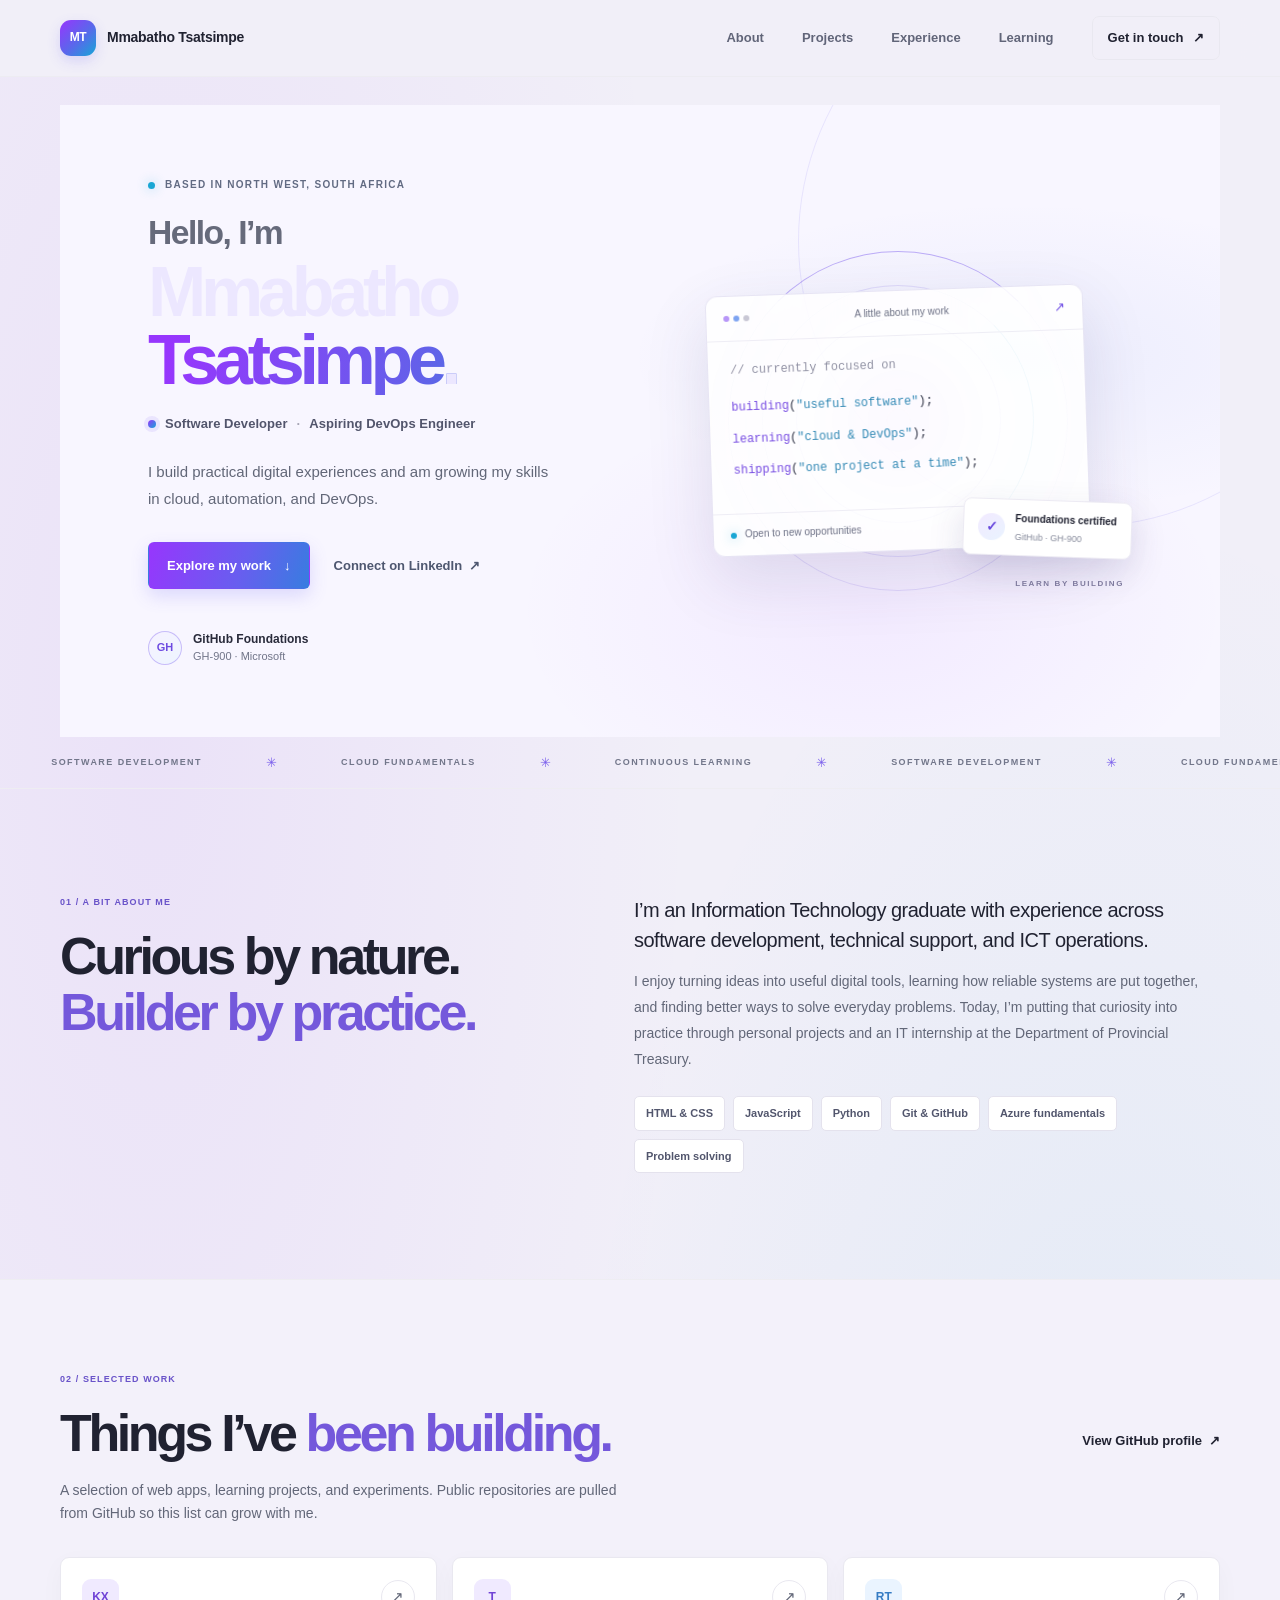
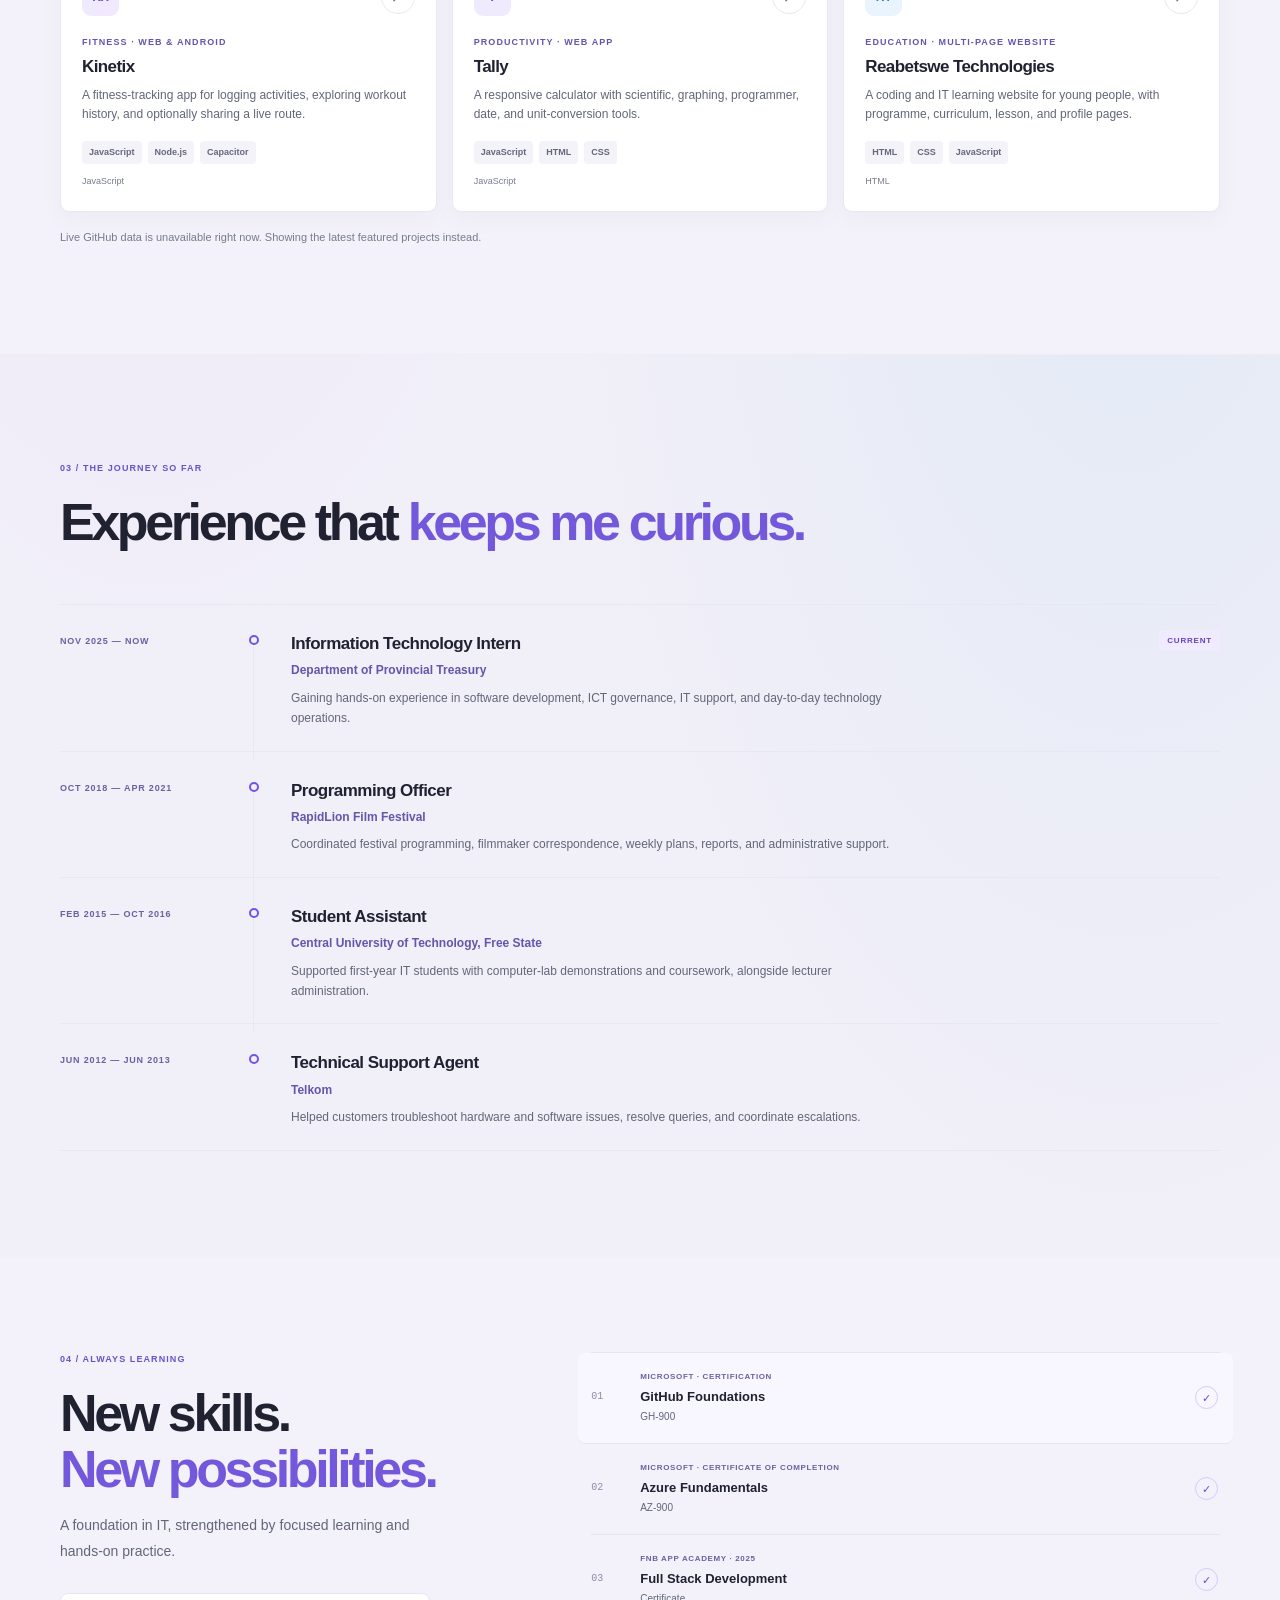
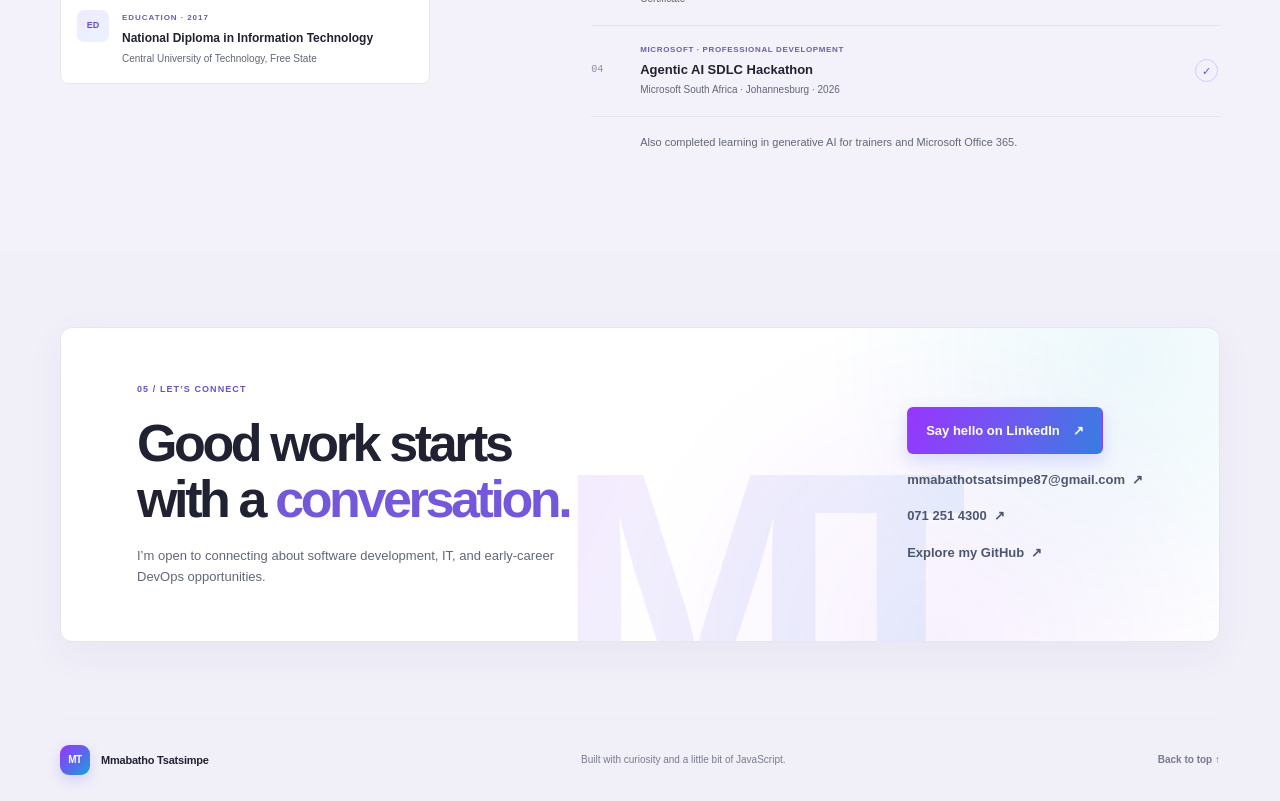
<file: index.html>
<!doctype html>
<html lang="en">
  <head>
    <meta charset="utf-8">
    <meta name="viewport" content="width=device-width, initial-scale=1">
    <meta
      name="description"
      content="The portfolio of Mmabatho Tsatsimpe — software developer, IT graduate, and aspiring DevOps engineer."
    >
    <meta name="theme-color" content="#ffffff">
    <title>Mmabatho Tsatsimpe — Software Developer</title>
    <link rel="icon" href="favicon.svg" type="image/svg+xml">
    <link rel="stylesheet" href="styles.css">
    <script src="script.js" defer></script>
  </head>
  <body>
    <a class="skip-link" href="#main">Skip to content</a>

    <header class="site-header">
      <div class="header-inner page-width">
        <a class="brand" href="#top" aria-label="Mmabatho Tsatsimpe, home">
          <span class="brand-mark">MT</span>
          <span class="brand-name">Mmabatho Tsatsimpe</span>
        </a>

        <button
          class="menu-toggle"
          type="button"
          aria-expanded="false"
          aria-controls="site-navigation"
          aria-label="Open navigation"
        >
          <span></span>
          <span></span>
        </button>

        <nav class="site-navigation" id="site-navigation" aria-label="Main navigation">
          <a href="#about">About</a>
          <a href="#projects">Projects</a>
          <a href="#experience">Experience</a>
          <a href="#learning">Learning</a>
          <a class="nav-contact" href="#contact">Get in touch <span aria-hidden="true">↗</span></a>
        </nav>
      </div>
    </header>

    <main id="main">
      <section class="hero page-width" id="top" aria-labelledby="hero-title">
        <div class="hero-copy">
          <p class="eyebrow">
            <span class="status-dot"></span>
            <span>Based in <strong>North West, South Africa</strong></span>
          </p>
          <h1 id="hero-title">
            <span class="hero-greeting">Hello, I’m</span>
            <span class="hero-name">Mmabatho</span>
            <span class="hero-name hero-name-accent">Tsatsimpe<span aria-hidden="true">.</span></span>
          </h1>
          <p class="hero-role">
            <span class="role-indicator" aria-hidden="true"></span>
            <span>Software Developer</span>
            <span class="role-divider" aria-hidden="true">·</span>
            <span>Aspiring DevOps Engineer</span>
          </p>
          <p class="hero-summary">
            I build practical digital experiences and am growing my skills in
            cloud, automation, and DevOps.
          </p>
          <div class="hero-actions">
            <a class="button button-light" href="#projects">Explore my work <span aria-hidden="true">↓</span></a>
            <a class="text-link text-link-light" href="https://www.linkedin.com/in/mmabatho-tsatsimpe-b8812781" target="_blank" rel="noreferrer">
              Connect on LinkedIn <span aria-hidden="true">↗</span>
            </a>
          </div>
          <div class="hero-footnote">
            <span class="cert-mark" aria-hidden="true">GH</span>
            <span><strong>GitHub Foundations</strong><br>GH-900 · Microsoft</span>
          </div>
        </div>

        <div class="hero-art" aria-label="GitHub profile and certification snapshot">
          <div class="orbit orbit-one"></div>
          <div class="orbit orbit-two"></div>
          <div class="orbit orbit-three"></div>
          <div class="hero-card">
            <div class="hero-card-top">
              <span class="window-dots" aria-hidden="true"><i></i><i></i><i></i></span>
              <span class="card-label">A little about my work</span>
              <span class="card-mark" aria-hidden="true">↗</span>
            </div>
            <div class="terminal-content">
              <p class="terminal-comment">// currently focused on</p>
              <p><span class="terminal-key">building</span>(<span class="terminal-value">"useful software"</span>);</p>
              <p><span class="terminal-key">learning</span>(<span class="terminal-value">"cloud &amp; DevOps"</span>);</p>
              <p><span class="terminal-key">shipping</span>(<span class="terminal-value">"one project at a time"</span>);</p>
            </div>
            <div class="card-footer">
              <span><span class="status-dot"></span>Open to new opportunities</span>
              <span class="card-footer-icon" aria-hidden="true">⌘</span>
            </div>
          </div>
          <div class="floating-badge">
            <span class="badge-icon" aria-hidden="true">✓</span>
            <span><strong>Foundations certified</strong><small>GitHub · GH-900</small></span>
          </div>
          <span class="art-caption">LEARN BY BUILDING</span>
        </div>
      </section>

      <div class="ticker" aria-label="Areas of interest">
        <div class="ticker-track">
          <span>SOFTWARE DEVELOPMENT</span><i>✳</i>
          <span>CLOUD FUNDAMENTALS</span><i>✳</i>
          <span>CONTINUOUS LEARNING</span><i>✳</i>
          <span>SOFTWARE DEVELOPMENT</span><i>✳</i>
          <span>CLOUD FUNDAMENTALS</span><i>✳</i>
          <span>CONTINUOUS LEARNING</span><i>✳</i>
        </div>
      </div>

      <section class="section page-width about-section" id="about" aria-labelledby="about-title">
        <div class="section-heading">
          <p class="section-index">01 / A bit about me</p>
          <h2 id="about-title">Curious by nature.<br><span>Builder by practice.</span></h2>
        </div>
        <div class="about-content">
          <p class="about-lead">
            I’m an Information Technology graduate with experience across
            software development, technical support, and ICT operations.
          </p>
          <p class="body-copy">
            I enjoy turning ideas into useful digital tools, learning how
            reliable systems are put together, and finding better ways to solve
            everyday problems. Today, I’m putting that curiosity into practice
            through personal projects and an IT internship at the Department of
            Provincial Treasury.
          </p>
          <div class="skill-list" aria-label="Technologies and strengths">
            <span>HTML &amp; CSS</span>
            <span>JavaScript</span>
            <span>Python</span>
            <span>Git &amp; GitHub</span>
            <span>Azure fundamentals</span>
            <span>Problem solving</span>
          </div>
        </div>
      </section>

      <section class="projects-section" id="projects" aria-labelledby="projects-title">
        <div class="page-width section">
          <div class="projects-heading">
            <div class="section-heading">
              <p class="section-index">02 / Selected work</p>
              <h2 id="projects-title">Things I’ve <span>been building.</span></h2>
            </div>
            <a class="text-link" href="https://github.com/MmabathoT" target="_blank" rel="noreferrer">
              View GitHub profile <span aria-hidden="true">↗</span>
            </a>
          </div>
          <p class="projects-intro">
            A selection of web apps, learning projects, and experiments. Public
            repositories are pulled from GitHub so this list can grow with me.
          </p>
          <div class="project-grid" id="project-grid" aria-live="polite" aria-busy="true"></div>
          <p class="project-status" id="project-status" role="status">Loading public projects from GitHub…</p>
        </div>
      </section>

      <section class="section page-width journey-section" id="experience" aria-labelledby="experience-title">
        <div class="section-heading">
          <p class="section-index">03 / The journey so far</p>
          <h2 id="experience-title">Experience that <span>keeps me curious.</span></h2>
        </div>

        <div class="timeline">
          <article class="timeline-item">
            <div class="timeline-date">NOV 2025 — NOW</div>
            <div class="timeline-marker" aria-hidden="true"></div>
            <div class="timeline-copy">
              <h3>Information Technology Intern</h3>
              <p class="timeline-place">Department of Provincial Treasury</p>
              <p>Gaining hands-on experience in software development, ICT governance, IT support, and day-to-day technology operations.</p>
            </div>
            <span class="timeline-current">CURRENT</span>
          </article>
          <article class="timeline-item">
            <div class="timeline-date">OCT 2018 — APR 2021</div>
            <div class="timeline-marker" aria-hidden="true"></div>
            <div class="timeline-copy">
              <h3>Programming Officer</h3>
              <p class="timeline-place">RapidLion Film Festival</p>
              <p>Coordinated festival programming, filmmaker correspondence, weekly plans, reports, and administrative support.</p>
            </div>
          </article>
          <article class="timeline-item">
            <div class="timeline-date">FEB 2015 — OCT 2016</div>
            <div class="timeline-marker" aria-hidden="true"></div>
            <div class="timeline-copy">
              <h3>Student Assistant</h3>
              <p class="timeline-place">Central University of Technology, Free State</p>
              <p>Supported first-year IT students with computer-lab demonstrations and coursework, alongside lecturer administration.</p>
            </div>
          </article>
          <article class="timeline-item">
            <div class="timeline-date">JUN 2012 — JUN 2013</div>
            <div class="timeline-marker" aria-hidden="true"></div>
            <div class="timeline-copy">
              <h3>Technical Support Agent</h3>
              <p class="timeline-place">Telkom</p>
              <p>Helped customers troubleshoot hardware and software issues, resolve queries, and coordinate escalations.</p>
            </div>
          </article>
        </div>
      </section>

      <section class="learning-section" id="learning" aria-labelledby="learning-title">
        <div class="page-width section">
          <div class="learning-layout">
            <div class="section-heading">
              <p class="section-index">04 / Always learning</p>
              <h2 id="learning-title">New skills.<br><span>New possibilities.</span></h2>
              <p class="body-copy learning-intro">
                A foundation in IT, strengthened by focused learning and
                hands-on practice.
              </p>
              <div class="education-card">
                <span class="education-symbol" aria-hidden="true">ED</span>
                <div>
                  <p class="education-label">EDUCATION · 2017</p>
                  <h3>National Diploma in Information Technology</h3>
                  <p>Central University of Technology, Free State</p>
                </div>
              </div>
            </div>

            <div class="learning-list">
              <article class="learning-item featured-learning">
                <span class="learning-number">01</span>
                <div>
                  <p class="learning-category">MICROSOFT · CERTIFICATION</p>
                  <h3>GitHub Foundations</h3>
                  <p>GH-900</p>
                </div>
                <span class="learning-check" aria-label="Completed">✓</span>
              </article>
              <article class="learning-item">
                <span class="learning-number">02</span>
                <div>
                  <p class="learning-category">MICROSOFT · CERTIFICATE OF COMPLETION</p>
                  <h3>Azure Fundamentals</h3>
                  <p>AZ-900</p>
                </div>
                <span class="learning-check" aria-label="Completed">✓</span>
              </article>
              <article class="learning-item">
                <span class="learning-number">03</span>
                <div>
                  <p class="learning-category">FNB APP ACADEMY · 2025</p>
                  <h3>Full Stack Development</h3>
                  <p>Certificate</p>
                </div>
                <span class="learning-check" aria-label="Completed">✓</span>
              </article>
              <article class="learning-item">
                <span class="learning-number">04</span>
                <div>
                  <p class="learning-category">MICROSOFT · PROFESSIONAL DEVELOPMENT</p>
                  <h3>Agentic AI SDLC Hackathon</h3>
                  <p>Microsoft South Africa · Johannesburg · 2026</p>
                </div>
                <span class="learning-check" aria-label="Completed">✓</span>
              </article>
              <p class="additional-learning">
                Also completed learning in generative AI for trainers and
                Microsoft Office 365.
              </p>
            </div>
          </div>
        </div>
      </section>

      <section class="contact-section page-width" id="contact" aria-labelledby="contact-title">
        <div class="contact-card">
          <div>
            <p class="section-index">05 / Let’s connect</p>
            <h2 id="contact-title">Good work starts<br>with a <span>conversation.</span></h2>
            <p>I’m open to connecting about software development, IT, and early-career DevOps opportunities.</p>
          </div>
          <div class="contact-actions">
            <a class="button button-dark" href="https://www.linkedin.com/in/mmabatho-tsatsimpe-b8812781" target="_blank" rel="noreferrer">
              Say hello on LinkedIn <span aria-hidden="true">↗</span>
            </a>
            <a class="text-link" href="mailto:mmabathotsatsimpe87@gmail.com">
              mmabathotsatsimpe87@gmail.com <span aria-hidden="true">↗</span>
            </a>
            <a class="text-link" href="tel:+27712514300">
              071 251 4300 <span aria-hidden="true">↗</span>
            </a>
            <a class="text-link" href="https://github.com/MmabathoT" target="_blank" rel="noreferrer">
              Explore my GitHub <span aria-hidden="true">↗</span>
            </a>
          </div>
          <span class="contact-decoration" aria-hidden="true">MT</span>
        </div>
      </section>
    </main>

    <footer class="site-footer page-width">
      <a class="brand footer-brand" href="#top">
        <span class="brand-mark">MT</span>
        <span class="brand-name">Mmabatho Tsatsimpe</span>
      </a>
      <p>Built with curiosity and a little bit of JavaScript.</p>
      <a class="back-to-top" href="#top">Back to top ↑</a>
    </footer>
  </body>
</html>
</file>
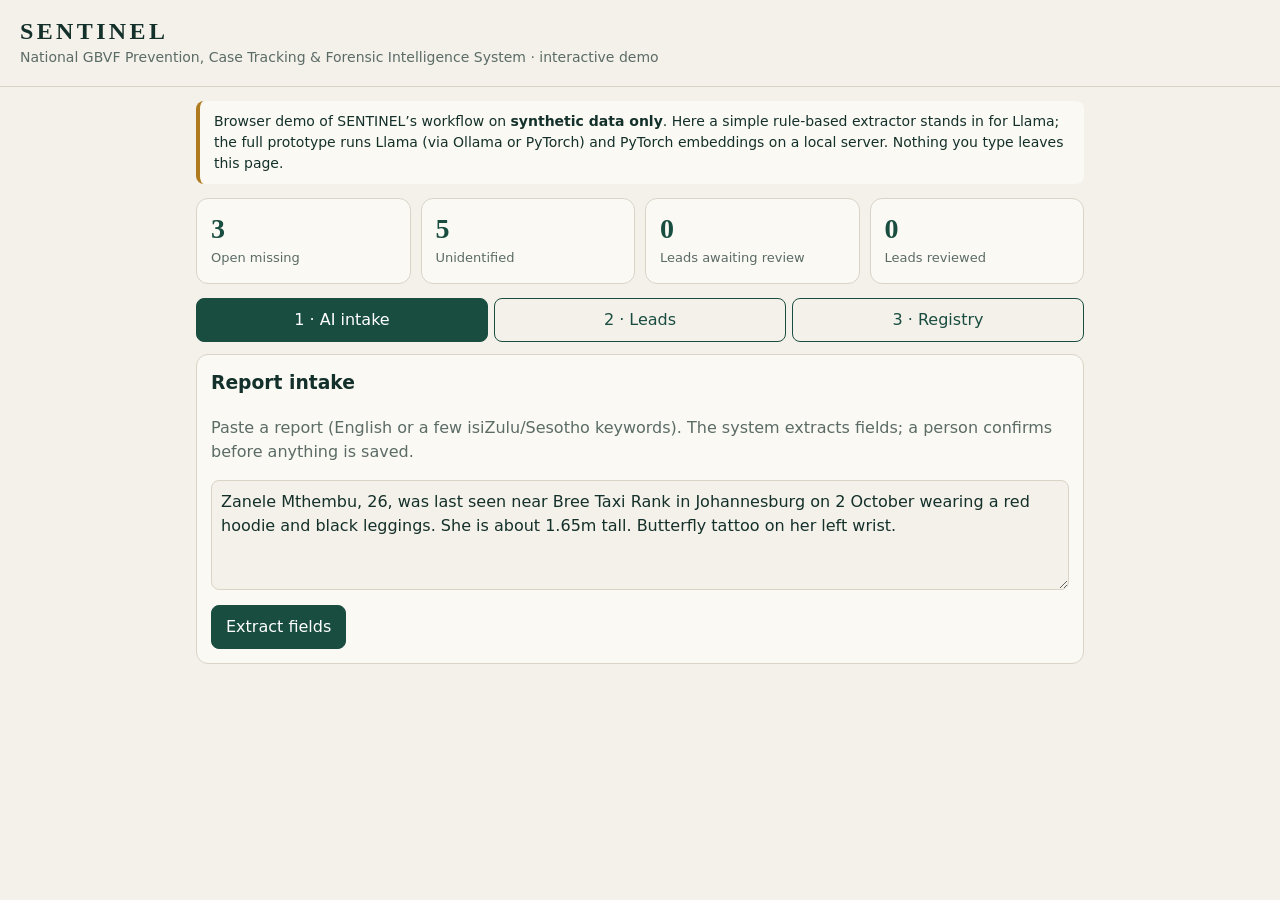
<file: sentinel-demo.html>
<!doctype html>
<html lang="en"><head><meta charset="utf-8">
<meta name="viewport" content="width=device-width, initial-scale=1, viewport-fit=cover">
<title>SENTINEL – Interactive Demo</title>
<style>
:root{--bg:#f4f1ea;--card:#fbf9f4;--ink:#14302a;--mut:#5b6b66;--brand:#194d40;--acc:#b07a1f;--bad:#b3261e;--line:#d9d4c7;--on:#fff;box-sizing:border-box;padding-top:env(safe-area-inset-top,0px);padding-bottom:env(safe-area-inset-bottom,0px)}
@media(prefers-color-scheme:dark){:root:not([data-theme="light"]){--bg:#101a17;--card:#1a2823;--ink:#e9efec;--mut:#9fb0aa;--brand:#5fb59d;--acc:#e0b05a;--bad:#ff8a80;--line:#2c3b36;--on:#0b1512}}
:root[data-theme="dark"]{--bg:#101a17;--card:#1a2823;--ink:#e9efec;--mut:#9fb0aa;--brand:#5fb59d;--acc:#e0b05a;--bad:#ff8a80;--line:#2c3b36;--on:#0b1512}
*{box-sizing:border-box}html{scroll-padding-top:env(safe-area-inset-top,0px)}
body{margin:0;background:var(--bg);color:var(--ink);font:16px/1.5 system-ui,-apple-system,Segoe UI,Arial,sans-serif}
header{padding:18px 20px;border-bottom:1px solid var(--line)}header h1{margin:0;font:700 24px Georgia,serif;letter-spacing:.14em}header p{margin:2px 0 0;color:var(--mut);font-size:14px}
main{max-width:920px;margin:auto;padding:0 16px 48px}
.note{border-left:4px solid var(--acc);background:var(--card);padding:10px 14px;border-radius:8px;margin:14px 0;font-size:14px}
.kpis{display:grid;grid-template-columns:repeat(auto-fit,minmax(130px,1fr));gap:10px;margin:14px 0}
.kpi,.card{background:var(--card);border:1px solid var(--line);border-radius:12px;padding:14px}
.kpi b{display:block;font:700 28px Georgia,serif;color:var(--brand)}.kpi span{color:var(--mut);font-size:13px}
nav{display:flex;gap:6px;margin:12px 0}nav button{flex:1}
button{font:inherit;padding:9px 14px;border-radius:8px;border:1px solid var(--brand);background:var(--brand);color:var(--on);cursor:pointer}
button.sec{background:transparent;color:var(--brand)}button.bad{background:var(--bad);border-color:var(--bad);color:#fff}
nav button:not(.on){background:transparent;color:var(--brand)}
textarea,input{width:100%;font:inherit;padding:9px;border-radius:8px;border:1px solid var(--line);background:var(--bg);color:var(--ink)}textarea{min-height:110px}
table{width:100%;border-collapse:collapse;font-size:14px}td,th{padding:6px 4px;border-bottom:1px solid var(--line);text-align:left;vertical-align:top}
.scroll{overflow-x:auto}.pill{display:inline-block;padding:1px 10px;border-radius:99px;font-size:12px;background:var(--line)}.pill.hi{background:var(--acc);color:#fff}
.row{display:flex;gap:8px;flex-wrap:wrap;align-items:center;margin-top:8px}.mut{color:var(--mut)}ul{margin:6px 0;padding-left:20px}
[hidden]{display:none}
</style></head><body>
<header><h1>SENTINEL</h1><p>National GBVF Prevention, Case Tracking &amp; Forensic Intelligence System · interactive demo</p></header>
<main>
<div class="note">Browser demo of SENTINEL’s workflow on <b>synthetic data only</b>. Here a simple rule-based extractor stands in for Llama; the full prototype runs Llama (via Ollama or PyTorch) and PyTorch embeddings on a local server. Nothing you type leaves this page.</div>
<div class="kpis" id="kpis"></div>
<nav><button id="t1" class="on">1 · AI intake</button><button id="t2">2 · Leads</button><button id="t3">3 · Registry</button></nav>

<section id="p1" class="card">
<h3 style="margin-top:0">Report intake</h3>
<p class="mut">Paste a report (English or a few isiZulu/Sesotho keywords). The system extracts fields; a person confirms before anything is saved.</p>
<textarea id="txt">Zanele Mthembu, 26, was last seen near Bree Taxi Rank in Johannesburg on 2 October wearing a red hoodie and black leggings. She is about 1.65m tall. Butterfly tattoo on her left wrist.</textarea>
<div class="row"><button id="ext">Extract fields</button></div>
<div id="out" class="scroll"></div>
</section>

<section id="p2" hidden>
<div class="note"><b>Leads are not identifications.</b> They are ranked suggestions for trained staff to verify. Every review needs a written basis (10+ characters).</div>
<div class="row"><button id="run">Run matching</button><span class="mut" id="runmsg"></span></div>
<div id="leads"></div>
</section>

<section id="p3" class="card" hidden><h3 style="margin-top:0">Registry (synthetic)</h3><div class="scroll" id="reg"></div></section>
</main>
<script>
const $=s=>document.querySelector(s);
const esc=s=>String(s==null?'':s).replace(/[&<>"]/g,c=>({'&':'&amp;','<':'&lt;','>':'&gt;','"':'&quot;'}[c]));
let missing=[
{ref:'MP-0001',name:'Nomvula Dlamini',age:24,sex:'female',h:165,town:'Johannesburg',prov:'Gauteng',ago:20,desc:'red hoodie, black leggings, white sneakers, butterfly tattoo on left wrist, small scar above right eyebrow'},
{ref:'MP-0002',name:'Palesa Mokoena',age:17,sex:'female',h:158,town:'Mahikeng',prov:'North West',ago:31,desc:'school blazer, grey skirt, gap between front teeth, pierced nose'},
{ref:'MP-0003',name:'Sizwe Khumalo',age:41,sex:'male',h:180,town:'Durban',prov:'KwaZulu-Natal',ago:45,desc:'blue overalls, work boots, scar on left forearm'}];
const unid=[
{ref:'UP-0001',sex:'female',lo:22,hi:28,h:167,town:'Johannesburg',prov:'Gauteng',ago:9,desc:'red hooded top, black leggings, butterfly tattoo on left wrist'},
{ref:'UP-0002',sex:'female',lo:15,hi:20,h:160,town:'Rustenburg',prov:'North West',ago:14,desc:'grey skirt, navy blazer, nose piercing'},
{ref:'UP-0003',sex:'male',lo:38,hi:48,h:178,town:'Pietermaritzburg',prov:'KwaZulu-Natal',ago:30,desc:'blue work overalls, long scar on left forearm'},
{ref:'UP-0004',sex:'female',lo:45,hi:60,h:160,town:'Cape Town',prov:'Western Cape',ago:5,desc:'floral dress, gold tooth'},
{ref:'UP-0005',sex:'male',lo:20,hi:30,h:175,town:'Polokwane',prov:'Limpopo',ago:12,desc:'yellow rain jacket'}];
let leads=[];
const TOWNS={johannesburg:'Gauteng',soweto:'Gauteng',pretoria:'Gauteng',durban:'KwaZulu-Natal',pietermaritzburg:'KwaZulu-Natal','cape town':'Western Cape',mahikeng:'North West',rustenburg:'North West',polokwane:'Limpopo',bloemfontein:'Free State',mbombela:'Mpumalanga',gqeberha:'Eastern Cape'};
function render(){
 const pend=leads.filter(l=>l.status==='pending').length,done=leads.length-pend;
 $('#kpis').innerHTML=[['Open missing',missing.length],['Unidentified',unid.length],['Leads awaiting review',pend],['Leads reviewed',done]].map(([k,v])=>`<div class="kpi"><b>${v}</b><span>${k}</span></div>`).join('');
 $('#reg').innerHTML='<table><tr><th>Ref</th><th>Person</th><th>Age</th><th>Place</th><th>Description</th></tr>'+missing.map(m=>`<tr><td>${m.ref}</td><td>${esc(m.name)}</td><td>${m.age??'–'}</td><td>${esc(m.town||'')}</td><td>${esc(m.desc||'')}</td></tr>`).join('')+unid.map(u=>`<tr><td>${u.ref}</td><td class="mut">unidentified</td><td>${u.lo}-${u.hi}</td><td>${esc(u.town)}</td><td>${esc(u.desc)}</td></tr>`).join('')+'</table>';
 $('#leads').innerHTML=leads.map((l,i)=>`<div class="card" style="margin:10px 0"><div class="row" style="margin:0"><b>${l.m.ref} ↔ ${l.u.ref}</b><span class="pill hi">score ${l.score.toFixed(2)}</span><span class="pill">${l.status.replace('_',' ')}</span></div><ul>${l.reasons.map(r=>`<li>${esc(r)}</li>`).join('')}</ul>${l.status==='pending'?`<div class="row"><input id="b${i}" placeholder="Verification basis (required)" style="flex:1;min-width:200px"><button onclick="rev(${i},'follow_up_approved')">Approve follow-up</button><button class="bad" onclick="rev(${i},'rejected')">Reject</button></div>`:`<p class="mut">${esc(l.basis)}</p>`}</div>`).join('')||'<p class="mut">No leads yet. Press “Run matching”.</p>';
}
function grams(s){const m={};s=' '+s.toLowerCase()+' ';for(let i=0;i<s.length-2;i++){const g=s.slice(i,i+3);m[g]=(m[g]||0)+1}return m}
function cos(a,b){let d=0,x=0,y=0;for(const k in a){x+=a[k]*a[k];if(b[k])d+=a[k]*b[k]}for(const k in b)y+=b[k]*b[k];return x&&y?d/Math.sqrt(x*y):0}
function score(m,u){const p={},W={age:.2,h:.15,text:.35,loc:.2,sex:.1},r=[];
 if(m.sex&&u.sex){if(m.sex!==u.sex)return null;p.sex=1;r.push('Recorded sex is consistent')}
 if(m.ago!=null&&u.ago>m.ago)return null; if(m.ago!=null)r.push(`Found ${m.ago-u.ago} days after last seen`);
 if(m.age!=null){const g=m.age>=u.lo&&m.age<=u.hi?0:Math.min(Math.abs(m.age-u.lo),Math.abs(m.age-u.hi));if(g>8)return null;p.age=1-g/8;r.push(`Age ${m.age} vs estimated ${u.lo}-${u.hi}`+(g?` (${g} yrs outside)`:' (within range)'))}
 if(m.h){const d=Math.abs(m.h-u.h);if(d>20)return null;p.h=1-d/20;r.push(`Height ${m.h}cm vs ${u.h}cm`)}
 if(m.prov){if(m.town===u.town){p.loc=1;r.push(`Same town (${u.town})`)}else if(m.prov===u.prov){p.loc=.5;r.push(`Same province (${u.prov})`)}else{p.loc=0;r.push(`Different province (${m.prov} vs ${u.prov})`)}}
 if(m.desc&&u.desc){const t=cos(grams(m.desc),grams(u.desc));p.text=t;if(t>=.2)r.push(`Clothing/marks description overlap ${Math.round(t*100)}%`)}
 const av=Object.keys(p).reduce((s,k)=>s+W[k],0);if(!av)return null;
 const raw=Object.keys(p).reduce((s,k)=>s+p[k]*W[k],0)/av;return{score:raw*(.6+.4*av),reasons:r}}
function run(){const have=new Set(leads.map(l=>l.m.ref+l.u.ref));let n=0;
 missing.forEach(m=>{unid.map(u=>({u,r:score(m,u)})).filter(x=>x.r&&x.r.score>=.5).sort((a,b)=>b.r.score-a.r.score).slice(0,3).forEach(x=>{if(!have.has(m.ref+x.u.ref)){leads.push({m,u:x.u,score:x.r.score,reasons:x.r.reasons,status:'pending',basis:''});n++}})});
 leads.sort((a,b)=>(a.status==='pending'?0:1)-(b.status==='pending'?0:1)||b.score-a.score);$('#runmsg').textContent=`${n} new lead(s) from ${missing.length} missing × ${unid.length} unidentified records`;render()}
function rev(i,d){const b=$('#b'+i).value.trim();if(b.length<10){alert('A documented basis (10+ characters) is required for every review.');return}
 leads[i].status=d;leads[i].basis=`${d==='rejected'?'Rejected':'Follow-up approved'}: ${b} (neither record is marked “identified”)`;render()}
function extract(t){const low=t.toLowerCase(),d={};
 let m=t.match(/^\s*([A-Z][\w’'-]+(?:\s+[A-Z][\w’'-]+){1,2})\s*[,(]/)||t.match(/(?:named|called)\s+([A-Z][\w’'-]+(?:\s+[A-Z][\w’'-]+){0,2})/);d.name=m?m[1]:null;
 m=low.match(/\b(\d{1,3})[\s-]*(?:years|yrs)\b/)||t.match(/^[^,]+,\s*(\d{1,3})\b/);d.age=m?+m[1]:null;
 d.sex=/\b(she|her|woman|girl|female|umfazi|intombazane|mosadi|ngwanana)\b/.test(low)?'female':/\b(he|his|man|boy|male|indoda|umfana|monna|mosimane)\b/.test(low)?'male':'unknown';
 m=low.match(/\b(\d{3})\s?cm\b/);let m2=low.match(/\b(1[.,]\d{1,2})\s?m\b/);d.h=m?+m[1]:m2?Math.round(parseFloat(m2[1].replace(',','.'))*100):null;
 const tw=Object.keys(TOWNS).find(k=>low.includes(k));d.town=tw?tw.replace(/\b\w/g,c=>c.toUpperCase()):null;d.prov=tw?TOWNS[tw]:null;
 m=t.match(/wearing\s+([^.;]+)/i);const cl=m?m[1].trim():'';
 const mk=t.split(/[.;]/).filter(s=>/tattoo|scar|birthmark|piercing|missing tooth/i.test(s)).map(s=>s.trim()).join('; ');
 d.desc=[cl,mk].filter(Boolean).join(', ')||null;d.ago=null;return d}
$('#ext').onclick=()=>{const d=extract($('#txt').value);window.P=d;
 $('#out').innerHTML=`<p class="mut">Review and edit before saving. <span class="pill">demo extractor</span></p><table>${[['name','Name'],['age','Age'],['sex','Sex'],['h','Height (cm)'],['town','Town'],['prov','Province'],['desc','Clothing / marks']].map(([k,l])=>`<tr><td>${l}</td><td><input data-k="${k}" value="${esc(d[k])}"></td></tr>`).join('')}</table><div class="row"><button id="save">Confirm &amp; register missing person</button></div>`;
 $('#save').onclick=()=>{const v={};document.querySelectorAll('#out input').forEach(i=>{const x=i.value.trim();v[i.dataset.k]=x===''?null:(['age','h'].includes(i.dataset.k)?+x:x)});
  v.ref='MP-'+String(missing.length+1).padStart(4,'0');v.ago=null;missing.push(v);
  const due=[['Record formal statement from reporter',1],['Circulate details to neighbouring stations and hospitals',1],['Check unidentified-person records for potential leads',2],['Confirm status of any forensic submissions',3]];
  $('#out').innerHTML=`<div class="note"><b>Registered ${v.ref}</b> and opened a case with default tasks:<ul>${due.map(([t,d])=>`<li>${t} <span class="mut">(due in ${d} day${d>1?'s':''})</span></li>`).join('')}</ul></div>`;render()}};
function tab(n){['1','2','3'].forEach(i=>{$('#p'+i).hidden=i!==n;$('#t'+i).classList.toggle('on',i===n)})}
['1','2','3'].forEach(i=>$('#t'+i).onclick=()=>tab(i));$('#run').onclick=run;render();
</script></body></html>
</file>
<file: styles.css>
:root {
  color-scheme: light;
  --paper: #f5f4f0;
  --paper-deep: #ecebe5;
  --ink: #202c2a;
  --ink-soft: #52615c;
  --muted: #77827b;
  --line: #dcded6;
  --forest: #17342e;
  --forest-light: #20473e;
  --lime: #d4f06c;
  --white: #fff;
  --page-width: 1160px;
  --ease: cubic-bezier(0.2, 0.7, 0.2, 1);
}

* {
  box-sizing: border-box;
}

html {
  scroll-behavior: smooth;
  scroll-padding-top: 100px;
}

body {
  min-width: 320px;
  margin: 0;
  background: var(--paper);
  color: var(--ink);
  font-family: Inter, "Segoe UI", Arial, sans-serif;
  font-size: 15px;
  line-height: 1.65;
  -webkit-font-smoothing: antialiased;
}

body,
button,
a {
  font-family: Inter, "Segoe UI", Arial, sans-serif;
}

a {
  color: inherit;
  text-decoration: none;
}

a:focus-visible,
button:focus-visible {
  outline: 3px solid #a1c755;
  outline-offset: 4px;
}

button {
  color: inherit;
}

::selection {
  background: var(--lime);
  color: var(--forest);
}

.page-width {
  width: min(calc(100% - 64px), var(--page-width));
  margin-inline: auto;
}

.skip-link {
  position: fixed;
  z-index: 20;
  top: 10px;
  left: 10px;
  padding: 10px 14px;
  transform: translateY(-160%);
  background: var(--lime);
  color: var(--forest);
  font-weight: 700;
}

.skip-link:focus {
  transform: translateY(0);
}

.site-header {
  position: sticky;
  z-index: 10;
  top: 0;
  border-bottom: 1px solid rgb(32 44 42 / 7%);
  background: rgb(245 244 240 / 94%);
  backdrop-filter: blur(16px);
}

.header-inner {
  display: flex;
  min-height: 76px;
  align-items: center;
  justify-content: space-between;
}

.brand {
  display: inline-flex;
  align-items: center;
  gap: 11px;
  flex-shrink: 0;
}

.brand-mark {
  display: grid;
  width: 36px;
  aspect-ratio: 1;
  place-items: center;
  border-radius: 11px;
  background: var(--forest);
  color: var(--lime);
  font-size: 12px;
  font-weight: 800;
  letter-spacing: -0.04em;
}

.brand-name {
  font-size: 14px;
  font-weight: 700;
  letter-spacing: -0.02em;
}

.site-navigation {
  display: flex;
  align-items: center;
  gap: clamp(18px, 3vw, 38px);
  color: #58635d;
  font-size: 13px;
  font-weight: 600;
}

.site-navigation a:not(.nav-contact) {
  transition: color 180ms ease;
}

.site-navigation a:not(.nav-contact):hover,
.text-link:hover {
  color: #55814a;
}

.nav-contact {
  padding: 10px 15px;
  border: 1px solid var(--line);
  border-radius: 7px;
  color: var(--ink);
  transition: background 180ms ease, border-color 180ms ease;
}

.nav-contact:hover {
  border-color: var(--ink);
  background: var(--white);
}

.nav-contact span {
  margin-left: 6px;
}

.menu-toggle {
  display: none;
  width: 42px;
  height: 42px;
  align-items: center;
  justify-content: center;
  flex-direction: column;
  gap: 6px;
  border: 1px solid var(--line);
  border-radius: 7px;
  background: transparent;
  cursor: pointer;
}

.menu-toggle span {
  width: 17px;
  height: 1.5px;
  background: var(--ink);
  transition: transform 180ms ease;
}

.menu-toggle[aria-expanded="true"] span:first-child {
  transform: translateY(3.75px) rotate(45deg);
}

.menu-toggle[aria-expanded="true"] span:last-child {
  transform: translateY(-3.75px) rotate(-45deg);
}

.hero {
  position: relative;
  display: grid;
  min-height: 530px;
  align-items: center;
  grid-template-columns: 1.05fr 0.95fr;
  overflow: hidden;
  margin-top: 28px;
  padding: 72px clamp(36px, 7vw, 88px);
  border-radius: 15px;
  background:
    radial-gradient(ellipse at 82% 20%, rgb(91 132 95 / 16%), transparent 34%),
    linear-gradient(118deg, #172c29 0%, #193a32 57%, #20443b 100%);
  color: var(--white);
}

.hero::before {
  position: absolute;
  top: -135px;
  right: -200px;
  width: 570px;
  aspect-ratio: 1;
  border: 1px solid rgb(212 240 108 / 8%);
  border-radius: 50%;
  content: "";
}

.hero-copy {
  position: relative;
  z-index: 2;
  max-width: 545px;
}

.eyebrow,
.section-index,
.learning-category,
.education-label,
.timeline-date {
  text-transform: uppercase;
  letter-spacing: 0.12em;
}

.eyebrow {
  display: flex;
  align-items: center;
  gap: 10px;
  margin: 0 0 22px;
  color: #c4d4c9;
  font-size: 10px;
  font-weight: 700;
  letter-spacing: 0.13em;
}

.status-dot {
  display: inline-block;
  width: 7px;
  height: 7px;
  flex: 0 0 auto;
  border-radius: 50%;
  background: var(--lime);
  box-shadow: 0 0 11px rgb(212 240 108 / 58%);
}

.eyebrow-divider {
  opacity: 0.5;
}

.hero h1 {
  margin: 0;
  font-family: "Aptos Display", "Segoe UI", Arial, sans-serif;
  font-size: clamp(49px, 6vw, 70px);
  font-weight: 650;
  letter-spacing: -0.075em;
  line-height: 0.99;
}

.hero h1 span {
  color: var(--lime);
}

.hero-summary {
  max-width: 415px;
  margin: 24px 0 0;
  color: #c9d3cd;
  font-size: 15px;
  line-height: 1.8;
}

.hero-actions {
  display: flex;
  align-items: center;
  flex-wrap: wrap;
  gap: 24px;
  margin-top: 30px;
}

.button {
  display: inline-flex;
  min-height: 47px;
  align-items: center;
  justify-content: center;
  gap: 13px;
  padding: 0 18px;
  border: 1px solid transparent;
  border-radius: 6px;
  font-size: 13px;
  font-weight: 700;
  transition: transform 180ms ease, background 180ms ease, color 180ms ease;
}

.button:hover {
  transform: translateY(-2px);
}

.button-light {
  background: var(--lime);
  color: var(--forest);
}

.button-light:hover {
  background: #e0f78b;
}

.text-link {
  display: inline-flex;
  align-items: center;
  gap: 7px;
  font-size: 13px;
  font-weight: 700;
  transition: color 180ms ease;
}

.text-link-light {
  color: #e8efea;
}

.text-link-light:hover {
  color: var(--lime);
}

.hero-footnote {
  display: flex;
  align-items: center;
  gap: 11px;
  margin-top: 41px;
  color: #c5d0ca;
  font-size: 11px;
  line-height: 1.5;
}

.hero-footnote strong {
  color: var(--white);
  font-size: 12px;
  font-weight: 700;
}

.cert-mark {
  display: grid;
  width: 34px;
  height: 34px;
  place-items: center;
  border: 1px solid rgb(212 240 108 / 50%);
  border-radius: 50%;
  color: var(--lime);
  font-size: 11px;
  font-weight: 800;
}

.hero-art {
  position: relative;
  display: grid;
  min-height: 332px;
  place-items: center;
  isolation: isolate;
}

.orbit {
  position: absolute;
  z-index: -1;
  width: 340px;
  aspect-ratio: 1;
  border: 1px solid rgb(217 239 180 / 13%);
  border-radius: 50%;
}

.orbit-two {
  width: 272px;
}

.orbit-three {
  width: 205px;
  background: radial-gradient(circle, rgb(212 240 108 / 12%), transparent 69%);
}

.hero-card {
  width: min(100%, 378px);
  border: 1px solid rgb(234 241 232 / 16%);
  border-radius: 12px;
  background: rgb(239 244 232 / 8%);
  box-shadow: 0 24px 70px rgb(6 15 13 / 30%);
  backdrop-filter: blur(14px);
  transform: rotate(-2deg);
}

.hero-card-top,
.card-footer {
  display: flex;
  min-height: 45px;
  align-items: center;
  justify-content: space-between;
  padding-inline: 17px;
}

.hero-card-top {
  border-bottom: 1px solid rgb(234 241 232 / 12%);
}

.window-dots {
  display: inline-flex;
  gap: 4px;
}

.window-dots i {
  width: 6px;
  height: 6px;
  border-radius: 50%;
  background: #799185;
}

.window-dots i:first-child {
  background: #d59f83;
}

.window-dots i:nth-child(2) {
  background: #d8c375;
}

.card-label,
.card-mark {
  color: #c4d0c7;
  font-size: 10px;
}

.card-mark {
  color: var(--lime);
  font-size: 13px;
}

.terminal-content {
  min-height: 157px;
  padding: 20px 22px;
  color: #e5eee7;
  font-family: "Cascadia Code", Consolas, monospace;
  font-size: clamp(10px, 1vw, 12px);
}

.terminal-content p {
  margin: 0 0 12px;
  white-space: nowrap;
}

.terminal-content .terminal-comment {
  margin-bottom: 17px;
  color: #9db3a2;
}

.terminal-key {
  color: #f2de94;
}

.terminal-value {
  color: #b9e389;
}

.card-footer {
  min-height: 42px;
  border-top: 1px solid rgb(234 241 232 / 12%);
  color: #c4d0c7;
  font-size: 10px;
}

.card-footer > span:first-child {
  display: inline-flex;
  align-items: center;
  gap: 8px;
}

.card-footer .status-dot {
  width: 6px;
  height: 6px;
}

.card-footer-icon {
  color: #97a99b;
  font-size: 16px;
}

.floating-badge {
  position: absolute;
  right: 0;
  bottom: 30px;
  display: flex;
  align-items: center;
  gap: 10px;
  padding: 11px 14px;
  border: 1px solid rgb(234 241 232 / 13%);
  border-radius: 8px;
  background: #f5f4f0;
  box-shadow: 0 15px 40px rgb(6 15 13 / 23%);
  color: var(--ink);
  transform: rotate(2deg);
}

.badge-icon {
  display: grid;
  width: 27px;
  height: 27px;
  place-items: center;
  border-radius: 50%;
  background: #eaf2d9;
  color: #567740;
  font-size: 14px;
  font-weight: 800;
}

.floating-badge strong,
.floating-badge small {
  display: block;
}

.floating-badge strong {
  font-size: 10px;
}

.floating-badge small {
  margin-top: 2px;
  color: var(--muted);
  font-size: 9px;
}

.art-caption {
  position: absolute;
  right: 8px;
  bottom: -3px;
  color: #a9bcb1;
  font-size: 8px;
  font-weight: 700;
  letter-spacing: 0.2em;
}

.ticker {
  display: flex;
  height: 52px;
  align-items: center;
  overflow: hidden;
  margin-top: 0;
  border-bottom: 1px solid var(--line);
  color: #78847c;
}

.ticker-track {
  display: flex;
  min-width: max-content;
  align-items: center;
  justify-content: space-around;
  gap: clamp(24px, 5vw, 70px);
  width: 100%;
  padding-inline: 4vw;
}

.ticker-track span {
  font-size: 9px;
  font-weight: 750;
  letter-spacing: 0.16em;
}

.ticker-track i {
  color: #91a074;
  font-size: 13px;
  font-style: normal;
}

.section {
  padding-block: 106px;
}

.about-section {
  display: grid;
  align-items: start;
  grid-template-columns: 0.85fr 1.15fr;
  gap: clamp(52px, 11vw, 144px);
}

.section-index {
  margin: 0 0 18px;
  color: #6d806f;
  font-size: 9px;
  font-weight: 800;
}

.section-heading h2,
.contact-card h2 {
  margin: 0;
  font-family: "Aptos Display", "Segoe UI", Arial, sans-serif;
  font-size: clamp(35px, 4.3vw, 52px);
  font-weight: 630;
  letter-spacing: -0.065em;
  line-height: 1.08;
}

.section-heading h2 span,
.contact-card h2 span {
  color: #758977;
}

.about-lead {
  max-width: 600px;
  margin: 0 0 14px;
  font-size: 20px;
  font-weight: 520;
  letter-spacing: -0.025em;
  line-height: 1.5;
}

.body-copy {
  color: var(--ink-soft);
  font-size: 14px;
  line-height: 1.85;
}

.about-content > .body-copy {
  max-width: 580px;
  margin: 0;
}

.skill-list {
  display: flex;
  flex-wrap: wrap;
  gap: 8px;
  margin-top: 24px;
}

.skill-list span {
  padding: 7px 11px;
  border: 1px solid var(--line);
  border-radius: 5px;
  color: #495952;
  font-size: 11px;
  font-weight: 600;
}

.projects-section {
  border-block: 1px solid var(--line);
  background: #eeeee8;
}

.projects-section .section {
  padding-block: 92px 104px;
}

.projects-heading {
  display: flex;
  align-items: end;
  justify-content: space-between;
  gap: 24px;
}

.projects-heading > .text-link {
  margin-bottom: 9px;
}

.projects-intro {
  max-width: 560px;
  margin: 18px 0 32px;
  color: var(--ink-soft);
  font-size: 14px;
}

.project-grid {
  display: grid;
  grid-template-columns: repeat(6, minmax(0, 1fr));
  gap: 15px;
}

.project-card {
  position: relative;
  display: flex;
  min-height: 252px;
  grid-column: span 2;
  flex-direction: column;
  overflow: hidden;
  padding: 21px;
  border: 1px solid #e0e2db;
  border-radius: 9px;
  background: #f8f8f4;
  transition: box-shadow 200ms var(--ease), transform 200ms var(--ease), border-color 200ms ease;
}

.project-card:nth-child(4) {
  grid-column: 2 / span 2;
}

.project-card:hover {
  transform: translateY(-4px);
  border-color: #c7d2c1;
  box-shadow: 0 15px 35px rgb(33 48 42 / 8%);
}

.project-card-top {
  display: flex;
  align-items: center;
  justify-content: space-between;
}

.project-icon {
  display: grid;
  width: 37px;
  height: 37px;
  place-items: center;
  border-radius: 9px;
  background: #eaf0e4;
  color: #56704f;
  font-size: 12px;
  font-weight: 800;
}

.project-1 .project-icon {
  background: #eee8f4;
  color: #725285;
}

.project-2 .project-icon {
  background: #e0efe5;
  color: #3a7552;
}

.project-3 .project-icon {
  background: #e8eee1;
  color: #6b7e48;
}

.project-4 .project-icon {
  background: #f4e9e1;
  color: #95644d;
}

.project-link {
  display: grid;
  width: 34px;
  height: 34px;
  place-items: center;
  border: 1px solid var(--line);
  border-radius: 50%;
  color: var(--ink-soft);
  font-size: 15px;
  transition: background 160ms ease, color 160ms ease;
}

.project-link:hover {
  border-color: var(--forest);
  background: var(--forest);
  color: var(--white);
}

.project-type {
  margin: 19px 0 5px;
  color: #738174;
  font-size: 9px;
  font-weight: 800;
  letter-spacing: 0.12em;
  text-transform: uppercase;
}

.project-card h3 {
  margin: 0;
  font-size: 17px;
  font-weight: 680;
  letter-spacing: -0.035em;
  line-height: 1.4;
}

.project-description {
  margin: 7px 0 16px;
  color: var(--ink-soft);
  font-size: 12px;
  line-height: 1.65;
}

.project-tags {
  display: flex;
  flex-wrap: wrap;
  gap: 6px;
  margin-top: auto;
}

.project-tags span {
  padding: 4px 7px;
  border-radius: 4px;
  background: #ebede6;
  color: #657067;
  font-size: 9px;
  font-weight: 650;
}

.project-meta {
  display: flex;
  min-height: 16px;
  justify-content: space-between;
  margin-top: 10px;
  color: #818980;
  font-size: 9px;
}

.project-status {
  min-height: 22px;
  margin: 16px 0 0;
  color: #6f7a71;
  font-size: 11px;
}

.project-status:empty {
  display: none;
}

.timeline {
  margin-top: 54px;
  border-top: 1px solid var(--line);
}

.timeline-item {
  position: relative;
  display: grid;
  min-height: 121px;
  align-items: start;
  grid-template-columns: 170px 23px minmax(0, 1fr) auto;
  column-gap: 19px;
  padding-block: 25px 22px;
  border-bottom: 1px solid var(--line);
}

.timeline-date {
  padding-top: 4px;
  color: #718073;
  font-size: 9px;
  font-weight: 750;
  letter-spacing: 0.09em;
}

.timeline-marker {
  position: relative;
  width: 10px;
  height: 10px;
  margin-top: 5px;
  border: 2px solid #6c8767;
  border-radius: 50%;
}

.timeline-item:not(:last-child) .timeline-marker::after {
  position: absolute;
  top: 8px;
  left: 2px;
  width: 1px;
  height: 115px;
  background: var(--line);
  content: "";
}

.timeline-copy h3 {
  margin: 0;
  font-size: 17px;
  font-weight: 680;
  letter-spacing: -0.03em;
}

.timeline-place {
  margin: 3px 0 7px;
  color: #5d7564;
  font-size: 12px;
  font-weight: 650;
}

.timeline-copy > p:last-child {
  max-width: 620px;
  margin: 0;
  color: var(--ink-soft);
  font-size: 12px;
  line-height: 1.7;
}

.timeline-current {
  align-self: start;
  padding: 4px 8px;
  border-radius: 4px;
  background: #e6eddc;
  color: #4e6d47;
  font-size: 8px;
  font-weight: 800;
  letter-spacing: 0.1em;
}

.learning-section {
  background: #eeeee8;
}

.learning-section .section {
  padding-block: 95px 100px;
}

.learning-layout {
  display: grid;
  align-items: start;
  grid-template-columns: 0.8fr 1.2fr;
  gap: clamp(40px, 9vw, 112px);
}

.learning-intro {
  max-width: 350px;
  margin-block: 16px 28px;
}

.education-card {
  display: flex;
  align-items: start;
  gap: 13px;
  max-width: 370px;
  padding: 16px;
  border: 1px solid #daddd3;
  border-radius: 8px;
  background: rgb(248 248 244 / 65%);
}

.education-symbol {
  display: grid;
  width: 32px;
  height: 32px;
  flex: 0 0 auto;
  place-items: center;
  border-radius: 7px;
  background: #e4ebda;
  color: #5b7754;
  font-size: 9px;
  font-weight: 800;
}

.education-label {
  margin: 1px 0 5px;
  color: #748273;
  font-size: 8px;
  font-weight: 800;
}

.education-card h3 {
  margin: 0;
  font-size: 12px;
  font-weight: 720;
  line-height: 1.5;
}

.education-card p:last-child {
  margin: 4px 0 0;
  color: var(--ink-soft);
  font-size: 10px;
}

.learning-list {
  border-top: 1px solid #daddd3;
}

.learning-item {
  display: grid;
  min-height: 91px;
  align-items: center;
  grid-template-columns: 35px 1fr 25px;
  gap: 14px;
  border-bottom: 1px solid #daddd3;
}

.learning-item.featured-learning {
  margin-inline: -13px;
  padding-inline: 13px;
  border-radius: 7px;
  background: #f5f6ee;
}

.learning-number {
  color: #9aa493;
  font-family: "Cascadia Code", Consolas, monospace;
  font-size: 10px;
}

.learning-category {
  margin: 0 0 3px;
  color: #768374;
  font-size: 8px;
  font-weight: 750;
  letter-spacing: 0.08em;
}

.learning-item h3 {
  margin: 0;
  font-size: 13px;
  font-weight: 700;
}

.learning-item div > p:last-child {
  margin: 2px 0 0;
  color: var(--ink-soft);
  font-size: 10px;
}

.learning-check {
  display: grid;
  width: 23px;
  height: 23px;
  place-items: center;
  border: 1px solid #c7d3be;
  border-radius: 50%;
  color: #58784e;
  font-size: 11px;
}

.additional-learning {
  margin: 16px 0 0 49px;
  color: var(--ink-soft);
  font-size: 11px;
  line-height: 1.7;
}

.contact-section {
  padding-block: 76px;
}

.contact-card {
  position: relative;
  display: flex;
  min-height: 315px;
  align-items: center;
  justify-content: space-between;
  gap: 40px;
  overflow: hidden;
  padding: 54px clamp(30px, 6vw, 76px);
  border-radius: 12px;
  background:
    radial-gradient(circle at 91% 12%, rgb(212 240 108 / 8%), transparent 27%),
    var(--forest);
  color: var(--white);
}

.contact-card > div:first-child {
  position: relative;
  z-index: 1;
  max-width: 550px;
}

.contact-card .section-index {
  color: #c4d4bb;
}

.contact-card h2 span {
  color: var(--lime);
}

.contact-card > div:first-child > p:last-child {
  max-width: 435px;
  margin: 17px 0 0;
  color: #c7d2cb;
  font-size: 13px;
}

.contact-actions {
  position: relative;
  z-index: 1;
  display: flex;
  min-width: 200px;
  align-items: start;
  flex-direction: column;
  gap: 15px;
}

.button-dark {
  background: var(--lime);
  color: var(--forest);
}

.button-dark:hover {
  background: #e0f78b;
}

.contact-actions .text-link {
  color: #d8e1d8;
}

.contact-actions .text-link:hover {
  color: var(--lime);
}

.contact-decoration {
  position: absolute;
  right: 22%;
  bottom: -120px;
  color: rgb(234 243 226 / 4%);
  font-size: 340px;
  font-weight: 850;
  letter-spacing: -0.12em;
  line-height: 1;
  pointer-events: none;
}

.site-footer {
  display: flex;
  min-height: 83px;
  align-items: center;
  justify-content: space-between;
  gap: 18px;
  border-top: 1px solid var(--line);
}

.footer-brand .brand-mark {
  width: 30px;
  border-radius: 9px;
  font-size: 10px;
}

.footer-brand .brand-name {
  font-size: 11px;
}

.site-footer > p,
.back-to-top {
  color: #788179;
  font-size: 10px;
}

.back-to-top {
  font-weight: 650;
}

.back-to-top:hover {
  color: var(--ink);
}

@media (min-width: 1300px) {
  .hero {
    min-height: 570px;
  }
}

@media (max-width: 900px) {
  .page-width {
    width: min(calc(100% - 44px), var(--page-width));
  }

  .hero {
    min-height: 490px;
    grid-template-columns: 1.12fr 0.88fr;
    padding: 58px 40px;
  }

  .hero-art {
    transform: scale(0.88);
  }

  .about-section {
    gap: 48px;
  }

  .project-card {
    grid-column: span 3;
  }

  .project-card:nth-child(4) {
    grid-column: auto;
  }

  .timeline-item {
    grid-template-columns: 142px 20px minmax(0, 1fr) auto;
    column-gap: 13px;
  }

  .learning-layout {
    gap: 45px;
  }
}

@media (max-width: 680px) {
  html {
    scroll-padding-top: 76px;
  }

  .page-width {
    width: min(calc(100% - 36px), var(--page-width));
  }

  .header-inner {
    min-height: 66px;
  }

  .brand-mark {
    width: 33px;
  }

  .brand-name {
    font-size: 12px;
  }

  .menu-toggle {
    display: flex;
  }

  .site-navigation {
    position: absolute;
    top: calc(100% + 1px);
    right: 0;
    left: 0;
    display: none;
    align-items: stretch;
    flex-direction: column;
    gap: 0;
    padding: 7px 18px 16px;
    border-bottom: 1px solid var(--line);
    background: var(--paper);
    box-shadow: 0 12px 20px rgb(35 47 41 / 7%);
  }

  .site-navigation.is-open {
    display: flex;
  }

  .site-navigation > a {
    padding: 12px 5px;
    border-bottom: 1px solid var(--line);
  }

  .site-navigation > .nav-contact {
    margin-top: 10px;
    padding: 11px 13px;
    border: 1px solid var(--line);
    text-align: center;
  }

  .hero {
    min-height: auto;
    grid-template-columns: 1fr;
    margin-top: 17px;
    padding: 44px 27px 29px;
  }

  .hero::before {
    top: 280px;
    right: -120px;
    width: 400px;
  }

  .eyebrow {
    flex-wrap: wrap;
    gap: 8px;
    max-width: 290px;
    font-size: 8px;
  }

  .hero h1 {
    font-size: clamp(51px, 13vw, 72px);
  }

  .hero-summary {
    max-width: 420px;
    margin-top: 18px;
    font-size: 13px;
  }

  .hero-actions {
    gap: 17px;
    margin-top: 24px;
  }

  .button {
    min-height: 44px;
    padding-inline: 14px;
    font-size: 11px;
  }

  .text-link {
    font-size: 11px;
  }

  .hero-footnote {
    margin-top: 24px;
  }

  .hero-art {
    min-height: 300px;
    margin-top: 19px;
    transform: scale(0.95);
  }

  .hero-card {
    max-width: 365px;
  }

  .orbit {
    width: 295px;
  }

  .orbit-two {
    width: 230px;
  }

  .orbit-three {
    width: 170px;
  }

  .floating-badge {
    right: -2px;
    bottom: 20px;
    padding: 9px 11px;
  }

  .art-caption {
    right: 1px;
    bottom: 0;
  }

  .ticker {
    height: 47px;
  }

  .ticker-track {
    justify-content: flex-start;
    gap: 25px;
    padding-inline: 18px;
  }

  .ticker-track span {
    font-size: 8px;
  }

  .ticker-track span:nth-of-type(n + 4),
  .ticker-track i:nth-of-type(n + 4) {
    display: none;
  }

  .section,
  .projects-section .section,
  .learning-section .section {
    padding-block: 69px;
  }

  .about-section,
  .learning-layout {
    grid-template-columns: 1fr;
    gap: 28px;
  }

  .section-heading h2,
  .contact-card h2 {
    font-size: clamp(35px, 10vw, 46px);
  }

  .about-lead {
    font-size: 18px;
  }

  .body-copy {
    font-size: 13px;
  }

  .skill-list {
    margin-top: 19px;
  }

  .projects-heading {
    align-items: start;
    flex-direction: column;
    gap: 17px;
  }

  .projects-heading > .text-link {
    margin-bottom: 0;
  }

  .projects-intro {
    margin-block: 16px 23px;
    font-size: 13px;
  }

  .project-grid {
    grid-template-columns: 1fr;
    gap: 11px;
  }

  .project-card,
  .project-card:nth-child(4) {
    min-height: 224px;
    grid-column: auto;
    padding: 19px;
  }

  .timeline {
    margin-top: 33px;
  }

  .timeline-item {
    min-height: auto;
    grid-template-columns: 14px minmax(0, 1fr) auto;
    gap: 9px 12px;
    padding-block: 19px;
  }

  .timeline-date {
    grid-column: 2 / -1;
    grid-row: 1;
    padding-top: 0;
  }

  .timeline-marker {
    grid-column: 1;
    grid-row: 2;
  }

  .timeline-item:not(:last-child) .timeline-marker::after {
    height: calc(100% + 70px);
  }

  .timeline-copy {
    grid-column: 2 / -1;
    grid-row: 2;
  }

  .timeline-current {
    grid-column: 3;
    grid-row: 1;
    margin-left: 4px;
  }

  .timeline-copy h3 {
    font-size: 15px;
  }

  .timeline-copy > p:last-child {
    font-size: 11px;
  }

  .learning-section .section {
    padding-block: 69px;
  }

  .learning-intro {
    margin-block: 14px 22px;
  }

  .education-card {
    max-width: none;
  }

  .learning-item {
    min-height: 83px;
    grid-template-columns: 25px 1fr 22px;
    gap: 10px;
  }

  .learning-category {
    font-size: 7px;
  }

  .learning-item h3 {
    font-size: 12px;
  }

  .learning-item div > p:last-child {
    font-size: 9px;
  }

  .additional-learning {
    margin-left: 35px;
  }

  .contact-section {
    padding-block: 28px 44px;
  }

  .contact-card {
    min-height: auto;
    align-items: start;
    flex-direction: column;
    gap: 25px;
    padding: 32px 25px;
  }

  .contact-card > div:first-child > p:last-child {
    font-size: 12px;
  }

  .contact-actions {
    gap: 13px;
  }

  .contact-decoration {
    right: -2%;
    bottom: 70px;
    font-size: 230px;
  }

  .site-footer {
    min-height: 72px;
    flex-wrap: wrap;
    gap: 6px 14px;
    padding-block: 13px;
  }

  .site-footer > p {
    order: 1;
    width: 100%;
    margin: 0;
    font-size: 9px;
  }
}

@media (max-width: 360px) {
  .page-width {
    width: calc(100% - 28px);
  }

  .hero {
    padding-inline: 20px;
  }

  .hero-art {
    transform: scale(0.85);
    margin-inline: -20px;
  }

  .hero-actions {
    align-items: flex-start;
    flex-direction: column;
    gap: 14px;
  }
}

@media (prefers-reduced-motion: reduce) {
  *,
  *::before,
  *::after {
    scroll-behavior: auto !important;
    animation-duration: 0.01ms !important;
    animation-iteration-count: 1 !important;
    transition-duration: 0.01ms !important;
  }
}

:root {
  color-scheme: light;
  --paper: #f1eff8;
  --paper-deep: #e7e5f1;
  --ink: #202231;
  --ink-soft: #626778;
  --muted: #85899a;
  --line: #e9e8f0;
  --forest: #5433c4;
  --forest-light: #3979df;
  --lime: #ece7ff;
  --white: #fff;
}

body {
  background:
    radial-gradient(ellipse at 12% 18%, rgb(151 54 253 / 7%), transparent 34%),
    radial-gradient(ellipse at 88% 42%, rgb(22 166 215 / 7%), transparent 36%),
    var(--paper);
  color: var(--ink);
}

::selection {
  background: #e5dfff;
  color: #4725b5;
}

a:focus-visible,
button:focus-visible {
  outline-color: #7455ee;
}

.site-header {
  border-color: #edecf2;
  background: rgb(241 239 248 / 93%);
}

.brand-mark {
  background: linear-gradient(135deg, #9736fd 0%, #5968eb 54%, #16a6d7 100%);
  color: #fff;
  box-shadow: 0 5px 13px rgb(104 94 239 / 20%);
}

.site-navigation {
  color: #616579;
}

.site-navigation a:not(.nav-contact):hover,
.text-link:hover {
  color: #7350e8;
}

.nav-contact:hover {
  border-color: #bcaaf9;
  background: #faf9ff;
}

.hero {
  overflow: hidden;
  border-radius: 0;
  background:
    radial-gradient(ellipse at 83% 40%, rgb(77 118 230 / 7%), transparent 29%),
    radial-gradient(ellipse at 70% 80%, rgb(154 50 254 / 6%), transparent 31%),
    #f8f6ff;
  color: var(--ink);
}

.hero::before {
  top: -150px;
  right: -150px;
  border-color: rgb(104 94 239 / 12%);
}

.eyebrow {
  color: #626b83;
}

.status-dot {
  background: #19a6d4;
  box-shadow: 0 0 12px rgb(22 166 215 / 45%);
}

.hero h1 .hero-name-accent {
  background: linear-gradient(105deg, #9736fd 5%, #655fea 52%, #169ed2 100%);
  background-clip: text;
  color: transparent;
  -webkit-background-clip: text;
}

.hero h1 > span {
  display: block;
}

.hero h1 .hero-greeting {
  margin-bottom: 9px;
  color: #666a7b;
  font-size: 0.48em;
  font-weight: 550;
  letter-spacing: -0.045em;
}

.hero h1 .hero-name {
  line-height: 0.98;
}

.hero h1 .hero-name-accent > span {
  display: inline;
}

.hero-role {
  display: flex;
  align-items: center;
  flex-wrap: wrap;
  gap: 9px;
  margin: 18px 0 0;
  color: #52556c;
  font-size: 13px;
  font-weight: 700;
  letter-spacing: 0.005em;
}

.role-indicator {
  width: 8px;
  height: 8px;
  flex: 0 0 auto;
  border-radius: 50%;
  background: linear-gradient(135deg, #9736fd, #16a6d7);
  box-shadow: 0 0 0 4px rgb(117 85 238 / 10%);
}

.role-divider {
  color: #a7a5b5;
}

.hero-summary {
  color: #626778;
}

.button-light,
.button-dark {
  background: linear-gradient(110deg, #9736fd 0%, #685eef 58%, #377de0 100%);
  color: #fff;
  box-shadow: 0 7px 18px rgb(104 94 239 / 20%);
}

.button-light:hover,
.button-dark:hover {
  background: linear-gradient(110deg, #8629ee 0%, #5d53e5 58%, #2673d6 100%);
}

.text-link-light {
  color: #4e5770;
}

.text-link-light:hover,
.contact-actions .text-link:hover {
  color: #6847d8;
}

.hero-footnote {
  color: #717589;
}

.hero-footnote strong {
  color: #292b3b;
}

.cert-mark {
  border-color: rgb(117 85 238 / 35%);
  background: linear-gradient(145deg, #f6f2ff, #eef5ff);
  color: #6e4be1;
}

.orbit {
  border-color: rgb(113 91 227 / 17%);
}

.orbit-three {
  background: radial-gradient(circle, rgb(154 50 254 / 11%), transparent 70%);
}

.hero-card {
  border-color: rgb(111 101 187 / 16%);
  background: rgb(255 255 255 / 89%);
  box-shadow: 0 24px 65px rgb(62 56 112 / 13%);
}

.hero-card-top {
  border-color: #eeedf5;
}

.window-dots i {
  background: #c8c7d4;
}

.window-dots i:first-child {
  background: #b796f8;
}

.window-dots i:nth-child(2) {
  background: #7da3f1;
}

.card-label {
  color: #6c7185;
}

.card-mark {
  color: #7150e5;
}

.terminal-content {
  color: #2c3043;
}

.terminal-content .terminal-comment {
  color: #9293a5;
}

.terminal-key {
  color: #754be2;
}

.terminal-value {
  color: #3188b5;
}

.card-footer {
  border-color: #eeedf5;
  color: #6c7185;
}

.card-footer .status-dot {
  background: #19a6d4;
}

.card-footer-icon {
  color: #8a80b5;
}

.floating-badge {
  border-color: #eceaf3;
  background: #fff;
  box-shadow: 0 14px 35px rgb(62 56 112 / 15%);
}

.badge-icon {
  background: linear-gradient(145deg, #f2eaff, #e9f3ff);
  color: #6a4cde;
}

.art-caption {
  color: #7e7a9e;
}

.ticker {
  border-color: #eeedf2;
  color: #72768a;
}

.ticker-track {
  width: max-content;
  justify-content: flex-start;
  gap: clamp(25px, 5vw, 70px);
  animation: ticker-scroll 32s linear infinite;
}

.ticker-track i {
  color: #7b60ec;
}

.section-index {
  color: #6953c9;
}

.section-heading h2 span,
.contact-card h2 span {
  color: #7458db;
}

.skill-list span {
  border-color: #e4e2ed;
  color: #52566d;
  background: #fff;
}

.projects-section,
.learning-section {
  border-color: #eeedf2;
  background: #f3f1fa;
}

.project-card {
  border-color: #e9e8f0;
  background: #fff;
  box-shadow: 0 7px 24px rgb(47 49 79 / 3%);
}

.project-card:hover {
  border-color: #d1c6fa;
  box-shadow: 0 16px 34px rgb(83 64 164 / 10%);
}

.project-icon {
  background: #f0eaff;
  color: #7043d6;
}

.project-1 .project-icon {
  background: #f0eaff;
  color: #7043d6;
}

.project-2 .project-icon {
  background: #eaf4ff;
  color: #367cc4;
}

.project-link:hover {
  border-color: #6245d1;
  background: #6245d1;
}

.project-type,
.timeline-place {
  color: #6555ac;
}

.project-tags span {
  background: #f4f3fa;
  color: #65677b;
}

.project-status,
.project-meta {
  color: #777b8e;
}

.timeline-date,
.learning-category,
.education-label {
  color: #6962a0;
}

.timeline-marker {
  border-color: #7552e7;
}

.timeline-current {
  background: #f0ebff;
  color: #6342c7;
}

.education-card {
  border-color: #e8e6ef;
  background: #fff;
}

.education-symbol {
  background: linear-gradient(145deg, #f0eaff, #eaf3ff);
  color: #694bd0;
}

.learning-list,
.learning-item {
  border-color: #e6e5ed;
}

.learning-item.featured-learning {
  background: #f8f6ff;
}

.learning-number {
  color: #908ca5;
}

.learning-check {
  border-color: #d6cafa;
  color: #6c4ad7;
}

.contact-card {
  border: 1px solid #e8e5f3;
  background:
    radial-gradient(circle at 92% 10%, rgb(22 166 215 / 8%), transparent 27%),
    radial-gradient(circle at 76% 100%, rgb(154 50 254 / 7%), transparent 35%),
    #fff;
  box-shadow: 0 12px 40px rgb(68 55 126 / 5%);
  color: var(--ink);
}

.contact-card .section-index {
  color: #6953c9;
}

.contact-card > div:first-child > p:last-child {
  color: #626778;
}

.contact-actions .text-link {
  color: #4e5770;
}

.contact-decoration {
  background: linear-gradient(115deg, rgb(151 54 253 / 10%), rgb(22 166 215 / 9%));
  background-clip: text;
  color: transparent;
  -webkit-background-clip: text;
}

.site-footer {
  border-color: #edecf2;
}

.site-footer > p,
.back-to-top {
  color: #777b8d;
}

.back-to-top:hover {
  color: #6748d2;
}

.footer-brand .brand-mark {
  background: linear-gradient(135deg, #9736fd 0%, #5968eb 54%, #16a6d7 100%);
}

@keyframes ticker-scroll {
  to {
    transform: translateX(-50%);
  }
}

@keyframes hero-enter {
  from {
    opacity: 0;
    transform: translate3d(0, 28px, 0);
  }

  to {
    opacity: 1;
    transform: translate3d(0, 0, 0);
  }
}

@keyframes hero-art-enter {
  from {
    opacity: 0;
    filter: blur(12px);
    translate: 26px 0;
  }

  to {
    opacity: 1;
    filter: blur(0);
    translate: 0 0;
  }
}

@keyframes orbit-enter {
  from {
    opacity: 0;
    scale: 0.72;
  }

  to {
    opacity: 1;
    scale: 1;
  }
}

@keyframes badge-enter {
  from {
    opacity: 0;
    scale: 0.82;
  }

  to {
    opacity: 1;
    scale: 1;
  }
}

@keyframes card-float {
  0%,
  100% {
    transform: translateY(0) rotate(-2deg);
  }

  50% {
    transform: translateY(-9px) rotate(-1deg);
  }
}

@keyframes badge-float {
  0%,
  100% {
    transform: translateY(0) rotate(2deg);
  }

  50% {
    transform: translateY(-7px) rotate(0deg);
  }
}

@keyframes orbit-turn {
  to {
    transform: rotate(360deg);
  }
}

.hero-copy > * {
  animation: hero-enter 760ms var(--ease) both;
}

.hero-copy > .eyebrow {
  animation-delay: 70ms;
}

.hero-copy > h1 {
  animation: none;
}

.hero-greeting {
  animation: hero-enter 620ms 120ms var(--ease) both;
}

.hero-name {
  animation: hero-name-enter 820ms 220ms var(--ease) both;
}

.hero-name-accent {
  animation-delay: 340ms;
}

.hero-copy > .hero-role {
  animation: role-enter 760ms 500ms var(--ease) both;
}

.hero-copy > .hero-summary {
  animation-delay: 570ms;
}

.hero-copy > .hero-actions {
  animation-delay: 640ms;
}

.hero-copy > .hero-footnote {
  animation-delay: 720ms;
}

@keyframes hero-name-enter {
  from {
    opacity: 0;
    clip-path: inset(0 0 100% 0);
    transform: translateY(22px);
  }

  to {
    opacity: 1;
    clip-path: inset(0 0 0 0);
    transform: translateY(0);
  }
}

@keyframes role-enter {
  from {
    opacity: 0;
    letter-spacing: 0.07em;
    transform: translateY(12px);
  }

  to {
    opacity: 1;
    letter-spacing: 0.005em;
    transform: translateY(0);
  }
}

.hero-art {
  animation: hero-art-enter 950ms 300ms var(--ease) both;
}

.hero-card {
  animation: card-float 7s 1.35s ease-in-out infinite;
}

.floating-badge {
  animation:
    badge-enter 760ms 720ms var(--ease) both,
    badge-float 5.5s 1.55s ease-in-out infinite;
}

.orbit-one {
  border-top-color: rgb(117 85 238 / 45%);
  animation:
    orbit-enter 1.1s 300ms var(--ease) both,
    orbit-turn 42s 1.4s linear infinite;
}

.orbit-two {
  border-right-color: rgb(22 166 215 / 48%);
  animation:
    orbit-enter 1s 440ms var(--ease) both,
    orbit-turn 32s 1.44s linear infinite reverse;
}

.orbit-three {
  animation: orbit-enter 900ms 560ms var(--ease) both;
}

.motion-ready .reveal-on-scroll {
  opacity: 0;
  transform: translateY(24px);
  transition:
    opacity 650ms var(--ease) var(--reveal-delay, 0ms),
    transform 650ms var(--ease) var(--reveal-delay, 0ms);
}

.motion-ready .reveal-on-scroll.is-visible {
  opacity: 1;
  transform: translateY(0);
}

.project-card {
  transition:
    box-shadow 240ms var(--ease),
    transform 240ms var(--ease),
    border-color 240ms ease,
    opacity 650ms var(--ease) var(--reveal-delay, 0ms);
}

.project-card:hover {
  transform: translateY(-6px);
}

.button,
.nav-contact,
.project-link {
  transition-timing-function: var(--ease);
}

@media (max-width: 900px) {
  .hero {
    padding-inline: 40px;
  }
}

@media (max-width: 680px) {
  .hero {
    padding-inline: 27px;
  }

  .ticker-track {
    gap: 25px;
    padding-inline: 18px;
  }

  .ticker-track span:nth-of-type(n + 4),
  .ticker-track i:nth-of-type(n + 4) {
    display: inline;
  }
}

@media (max-width: 360px) {
  .hero {
    padding-inline: 20px;
  }
}

@media (prefers-reduced-motion: reduce) {
  .hero-copy > *,
  .hero-greeting,
  .hero-name,
  .hero-copy > .hero-role,
  .hero-art,
  .hero-card,
  .floating-badge,
  .orbit-one,
  .orbit-two,
  .orbit-three,
  .ticker-track {
    animation: none;
  }

  .motion-ready .reveal-on-scroll {
    opacity: 1;
    transform: none;
  }
}
</file>
